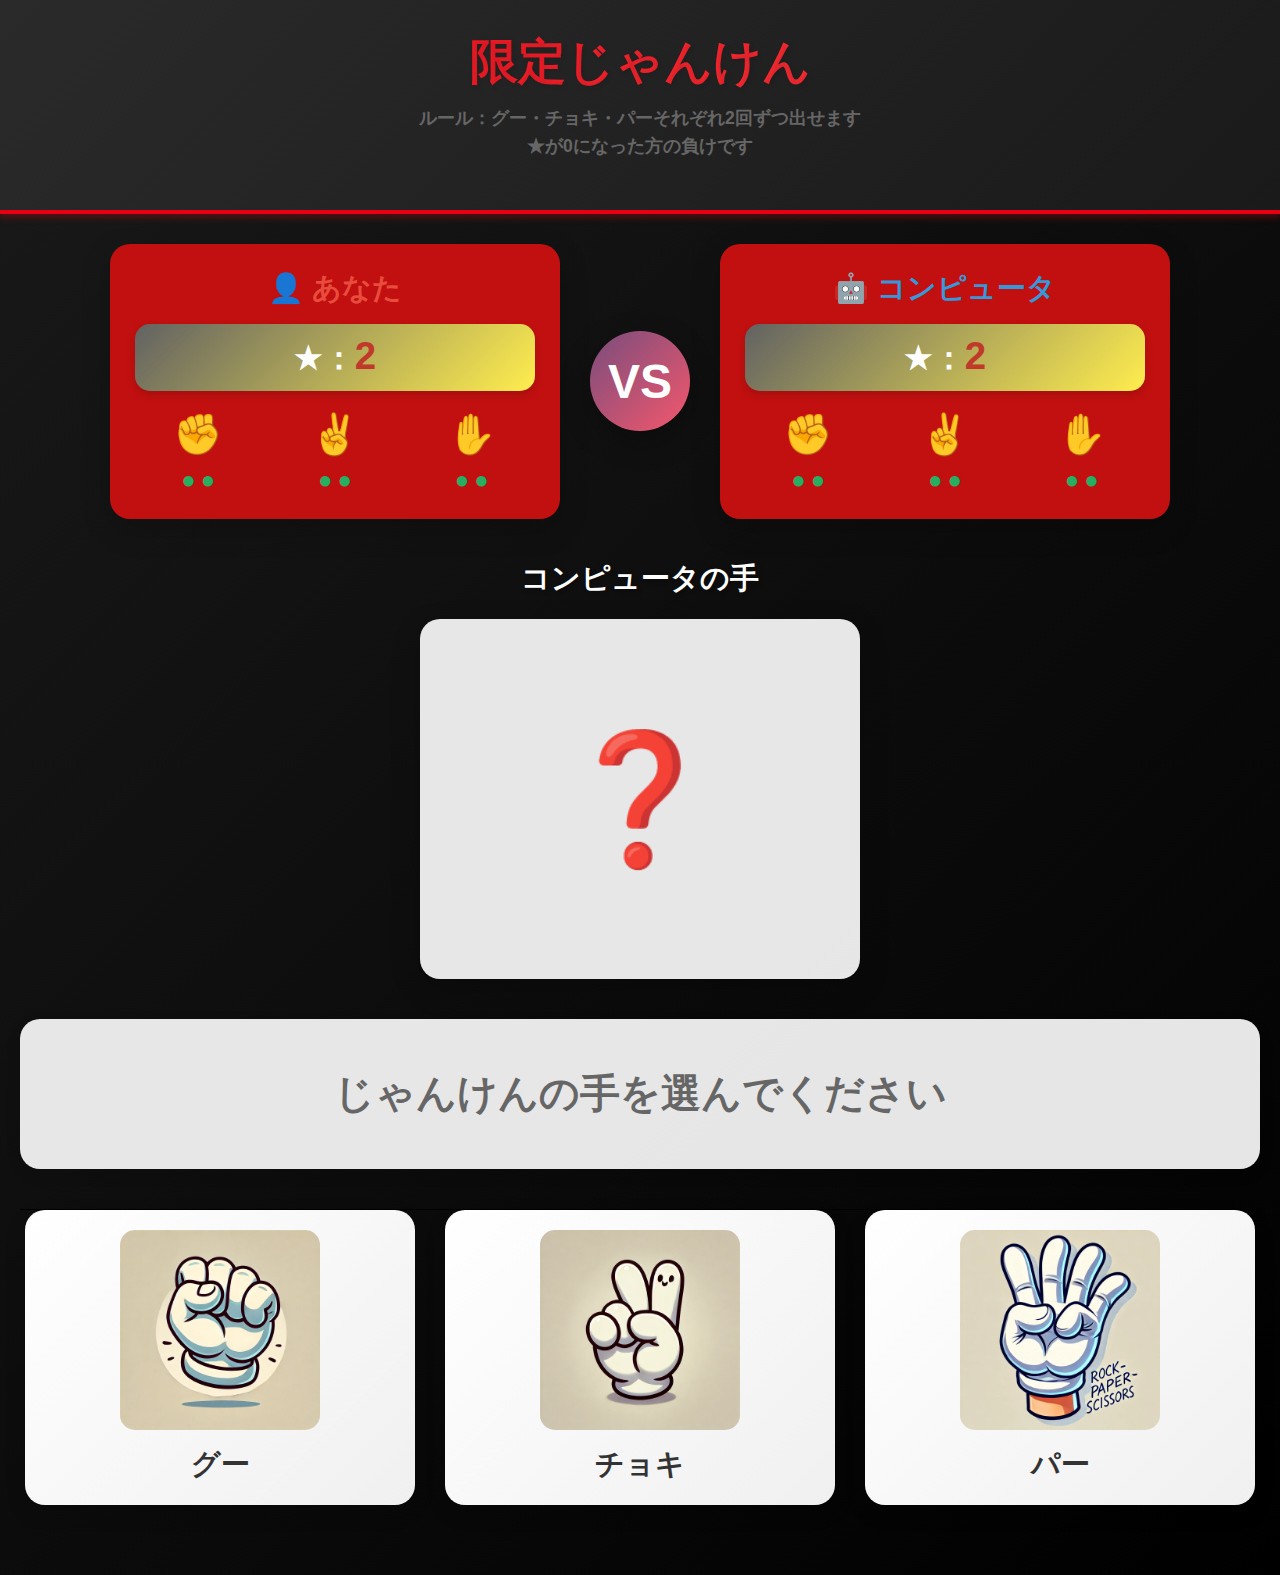
<file: index.html>
<!DOCTYPE html>
<html>

<head>
  <meta charset="utf-8">
  <meta name="viewport" content="width=device-width">
  <script src="js/jquery-2.1.3.min.js"></script>
  <link rel="stylesheet" href="css/sample.css">
  <title>じゃんけん</title>
</head>

<body>

  <header>
    <h1>限定じゃんけん
    </h1>
    <h5 class="subtitle">
      ルール：グー・チョキ・パーそれぞれ2回ずつ出せます<br>
      ★が0になった方の負けです
    </h5>
  </header>

  <main>
    <div class="game_status">
      <div class="player-card">
        <h3 class="player_status">
          👤 あなた
        </h3>
        <div class="star-display">
          ★：<span id="player_star" class="star-count">2</span>
        </div>
        <div class="hand-counter">
          <div class="hand-item">
            <span class="hand-emoji">✊</span>
            <div class="dots">
              <span class="dot" data-hand="gu" data-player="player" data-index="1">●</span>
              <span class="dot" data-hand="gu" data-player="player" data-index="2">●</span>
            </div>
          </div>
          <div class="hand-item">
            <span class="hand-emoji">✌️</span>
            <div class="dots">
              <span class="dot" data-hand="cho" data-player="player" data-index="1">●</span>
              <span class="dot" data-hand="cho" data-player="player" data-index="2">●</span>
            </div>
          </div>
          <div class="hand-item">
            <span class="hand-emoji">✋</span>
            <div class="dots">
              <span class="dot" data-hand="par" data-player="player" data-index="1">●</span>
              <span class="dot" data-hand="par" data-player="player" data-index="2">●</span>
            </div>
          </div>
        </div>
      </div>

      <div class="vs-badge">VS</div>

      <div class="computer-card">
        <h3 id="computer_status">
          🤖 コンピュータ
        </h3>
        <div class="star-display">
          ★：<span id="computer_star" class="star-count">2</span>
        </div>
        <div class="hand-counter">
          <div class="hand-item">
            <span class="hand-emoji">✊</span>
            <div class="dots">
              <span class="dot" data-hand="gu" data-player="computer" data-index="1">●</span>
              <span class="dot" data-hand="gu" data-player="computer" data-index="2">●</span>
            </div>
          </div>
          <div class="hand-item">
            <span class="hand-emoji">✌️</span>
            <div class="dots">
              <span class="dot" data-hand="cho" data-player="computer" data-index="1">●</span>
              <span class="dot" data-hand="cho" data-player="computer" data-index="2">●</span>
            </div>
          </div>
          <div class="hand-item">
            <span class="hand-emoji">✋</span>
            <div class="dots">
              <span class="dot" data-hand="par" data-player="computer" data-index="1">●</span>
              <span class="dot" data-hand="par" data-player="computer" data-index="2">●</span>
            </div>
          </div>
        </div>
      </div>
    </div>

    <div class="computer-hand-area">
      <h3 id="computer-hand" class="computer-hand-title">
        コンピュータの手
      </h3>
      <div id="computer-hand-img" class="computer-hand-img">
        <div class="question-mark">❓</div>
      </div>
    </div>

    <div id="judgment" class="judgment-default">じゃんけんの手を選んでください</div>

    <ul class="hand-buttons">
      <li id="gu_btn" class="hand-btn" data-hand="gu">
        <div class="btn-content">
          <img src="./img/グー.jpg" class="hand-img" alt="グー">
          <div class="btn-label">
            グー
          </div>
        </div>
      </li>
      <li id="cho_btn" class="hand-btn" data-hand="cho">
        <div class="btn-content">
          <img src="./img/チョキ.jpg" class="hand-img" alt="チョキ">
          <div class="btn-label">チョキ</div>
        </div>
      </li>
      <li id="par_btn" class="hand-btn" data-hand="par">
        <div class="btn-content">
          <img src="./img/par.jpg" class="hand-img" alt="パー">
          <div class="btn-label">パー</div>
        </div>
      </li>
    </ul>
  </main>

  <footer></footer>
  <script>
    //じゃんけん用のSCRIPTを書いてください

    //星と手札//
    let playerStar = 2; //プレイヤーの星
    let computerStar = 2; //コンピュータの星
    let playcard = [0, 2, 2, 2] //プレイヤーのカード[使わない,グー,チョキ,パー]
    let computercard = [0, 2, 2, 2] //プレイヤーのカード[使わない,グー,チョキ,パー]
    let gameover = false;


    //じゃんけんボタン押下//
    $("#gu_btn").on("click", function () { //グーボタンを押す//


      const r = Math.ceil(Math.random() * 3); //1〜3のどれかの数字を生成
      if (computercard[1] >= 1 && r == 1) {
        $("#computer-hand-img").html('<img src="./img/gu.jpg" width="300" height="300">'); //1のきコンピュータはグー//
        $("#judgment").html("あいこ"); //結果はあいこ//
        playcard[1] = playcard[1] - 1;
        computercard[1] = computercard[1] - 1;
      }

      if (computercard[2] >= 1 && r == 2) {
        $("#computer-hand-img").html('<img src="./img/チョキ.jpg" width="300" height="300">');
        $("#judgment").html("勝ち");
        computerStar = computerStar - 1;
        playcard[1] = playcard[1] - 1;
        computercard[2] = computercard[2] - 1;
      }

      if (computercard[3] >= 1 && r == 3) {
        $("#computer-hand-img").html('<img src="./img/par.jpg" width="300" height="300">');
        $("#judgment").html("負け");
        playerStar = playerStar - 1;
        playcard[1] = playcard[1] - 1;
        computercard[3] = computercard[3] - 1;
      }

      //カードの消費
      // playcard[g] = playcard[g] - 1;
      // computercard[r] = computercard[r] - 1;

      //画面更新
      update();

    })

    $("#cho_btn").on("click", function () { //グーボタンを押す//


      const r = Math.ceil(Math.random() * 3); //1〜3のどれかの数字
      if (computercard[1] >= 1 && r == 1) {
        $("#computer-hand-img").html('<img src="./img/gu.jpg" width="300" height="300">');
        $("#judgment").html("負け");
        playerStar = playerStar - 1;
        playcard[2] = playcard[2] - 1;
        computercard[1] = computercard[1] - 1;
      }
      if (computercard[2] >= 1 && r == 2) {
        $("#computer-hand-img").html('<img src="./img/チョキ.jpg" width="300" height="300">');
        $("#judgment").html("あいこ");
        playcard[2] = playcard[2] - 1;
        computercard[2] = computercard[2] - 1;
      }
      if (computercard[3] >= 1 && r == 3) {
        $("#computer-hand-img").html('<img src="./img/par.jpg" width="300" height="300">');
        $("#judgment").html("勝ち");
        computerStar = computerStar - 1;
        playcard[2] = playcard[2] - 1;
        computercard[3] = computercard[3] - 1;
      }

      //カードの消費
      // playcard[g] = playcard[g] - 1;
      // computercard[r] = computercard[r] - 1;

      //画面更新
      update();

    })

    $("#par_btn").on("click", function () { //グーボタンを押す//


      const r = Math.ceil(Math.random() * 3); //1〜3のどれかの数字
      if (computercard[1] >= 1 && r == 1) {
        $("#computer-hand-img").html('<img src="./img/gu.jpg" width="300" height="300">');
        $("#judgment").html("勝ち");
        computerStar = computerStar - 1;
        playcard[3] = playcard[3] - 1;
        computercard[1] = computercard[1] - 1;
      }
      if (computercard[2] >= 1 && r == 2) {
        $("#computer-hand-img").html('<img src="./img/チョキ.jpg" width="300" height="300">');
        $("#judgment").html("負け");
        playerStar = playerStar - 1;
        playcard[3] = playcard[3] - 1;
        computercard[2] = computercard[2] - 1;
      }
      if (computercard[3] >= 1 && r == 3) {
        $("#computer-hand-img").html('<img src="./img/par.jpg" width="300" height="300">');
        $("#judgment").html("あいこ");
        playcard[3] = playcard[3] - 1;
        computercard[3] = computercard[3] - 1;
      }

      //カードの消費
      // playcard[g] = playcard[g] - 1;
      // computercard[r] = computercard[r] - 1;

      //画面更新
      update();

    })

    function update() {
      $("#player_star").text(playerStar);
      $("#computer_star").text(computerStar);

      // ボタンの有効/無効を更新
      function updateButtons() {
        $("#gu_btn").toggleClass("disabled", playcard[1] <= 0 || gameover);
        $("#cho_btn").toggleClass("disabled", playcard[2] <= 0 || gameover);
        $("#par_btn").toggleClass("disabled", playcard[3] <= 0 || gameover);
      }

      // ドットの表示を更新
      function updateDots() {
        // プレイヤー
        $('[data-player="player"][data-hand="gu"]').each(function (i) {
          $(this).toggleClass("used", i >= playcard[1]);
        });
        $('[data-player="player"][data-hand="cho"]').each(function (i) {
          $(this).toggleClass("used", i >= playcard[2]);
        });
        $('[data-player="player"][data-hand="par"]').each(function (i) {
          $(this).toggleClass("used", i >= playcard[3]);
        });

        // コンピュータ
        $('[data-player="computer"][data-hand="gu"]').each(function (i) {
          $(this).toggleClass("used", i >= computercard[1]);
        });
        $('[data-player="computer"][data-hand="cho"]').each(function (i) {
          $(this).toggleClass("used", i >= computercard[2]);
        });
        $('[data-player="computer"][data-hand="par"]').each(function (i) {
          $(this).toggleClass("used", i >= computercard[3]);
        });
      }


      if (computerStar == 0) {
        $("#judgment").html("🎉 試合終了：あなたの勝利です！ 🎉");
        gameover = true;
      }

      if (playerStar == 0) {
        $("#judgment").html("😢 試合終了：あなたの負けです 😢");
        gameover = true;
      }


      // ドット表示を更新
      updateDots();

      // ボタンの有効/無効を更新
      updateButtons();


    }



  </script>
</body>

</html>
</file>
<file: css/sample.css>
body {
    margin: 0;
    padding: 0;
    font-family: 'Arial', 'Hiragino Sans', 'Meiryo', sans-serif;
    background: linear-gradient(135deg, #1a1a1a 0%, #000000 100%);
    min-height: 100vh;
    color: #fff;
}

header {
    background: linear-gradient(135deg, #2a2a2a 0%, #1a1a1a 100%);
    border-bottom: 4px solid #E60012;
    text-align: center;
    padding: 20px;
    box-shadow: 0 4px 6px rgba(230, 0, 18, 0.3);
}

header h1 {
    margin: 10px 0;
    font-size: 3em;
    background: linear-gradient(135deg, #E60012 0%, #ff4444 100%);
    -webkit-background-clip: text;
    -webkit-text-fill-color: transparent;
    background-clip: text;
    text-shadow: 2px 2px 4px rgba(0, 0, 0, 0.1);
}

.subtitle {
    margin-top: 10px;
    color: #666;
    font-size: 1.1em;
    line-height: 1.6;
}

main {
    padding: 30px 20px;
    max-width: 1400px;
    margin: 0 auto;
}


p {
    font-size: 200%;
    text-align: center;
    border-bottom: 1px solid #fff;
    height: 200px;
}

ul {
    padding: 0;
    border-top: 1px solid #000000;
    display: table;
    /* 定義 */
    table-layout: fixed;
    width: 100%;
}

li {
    text-align: center;
    list-style-type: none;
    border: 1px solid #666;
    background-color: #FFF;
    display: table-cell;
    /* 定義 */
    cursor: pointer;
}

li:hover {
    background: #0066CC;
    color: #fff;
}


.player_status {
    color: #c21010;
}

.computer_status {
    color: #666;
}

/* ゲームステータス */
.game_status {
    display: flex;
    justify-content: center;
    align-items: stretch;
    gap: 30px;
    margin-bottom: 40px;
    flex-wrap: wrap;
}

.player-card,
.computer-card {
    background: linear-gradient(135deg, #c21010 0%, #c21010 100%);
    border-radius: 20px;
    padding: 25px;
    box-shadow: 0 10px 30px rgba(0, 0, 0, 0.2);
    min-width: 280px;
    flex: 1;
    max-width: 400px;
    transition: transform 0.3s ease, box-shadow 0.3s ease;
}

.player-card:hover,
.computer-card:hover {
    transform: translateY(-5px);
    box-shadow: 0 15px 40px rgba(0, 0, 0, 0.3);
}

.player-card h3 {
    color: #e74c3c;
    font-size: 1.8em;
    margin: 0 0 15px 0;
    text-align: center;
}

.computer-card h3 {
    color: #3498db;
    font-size: 1.8em;
    margin: 0 0 15px 0;
    text-align: center;
}

.star-display {
    text-align: center;
    font-size: 2em;
    font-weight: bold;
    margin: 15px 0;
    padding: 10px;
    background: linear-gradient(135deg, #626262 0%, #ffed4e 100%);
    border-radius: 15px;
    box-shadow: 0 4px 8px rgba(0, 0, 0, 0.15);
}

.star-count {
    color: #c0392b;
    font-size: 1.2em;
    display: inline-block;
}

.star-count.pulse {
    animation: pulse 0.5s ease;
}

@keyframes pulse {

    0%,
    100% {
        transform: scale(1);
    }

    50% {
        transform: scale(1.3);
    }
}

/* VSバッジ */
.vs-badge {
    display: flex;
    align-items: center;
    justify-content: center;
    font-size: 3em;
    font-weight: bold;
    color: #fff;
    background: linear-gradient(135deg, #784d7d 0%, #f5576c 100%);
    border-radius: 50%;
    width: 100px;
    height: 100px;
    box-shadow: 0 10px 30px rgba(0, 0, 0, 0.3);
    align-self: center;
    animation: rotate 3s linear infinite;
}


/* 手札カウンター */
.hand-counter {
    display: flex;
    justify-content: space-around;
    margin-top: 20px;
    gap: 10px;
}

.hand-item {
    text-align: center;
    flex: 1;
}

.hand-emoji {
    font-size: 2.5em;
    display: block;
    margin-bottom: 8px;
}

.dots {
    display: flex;
    justify-content: center;
    gap: 5px;
}

.dot {
    font-size: 1.5em;
    color: #27ae60;
    transition: all 0.3s ease;
}

.dot.used {
    color: #ccc;
    transform: scale(0.7);
    opacity: 0.3;
}

/* コンピュータの手エリア */
.computer-hand-area {
    text-align: center;
    margin: 40px 0;
}

.computer-hand-title {
    font-size: 1.8em;
    color: #fff;
    margin-bottom: 20px;
    text-shadow: 2px 2px 4px rgba(0, 0, 0, 0.3);
}

.computer-hand-img {
    min-height: 320px;
    display: flex;
    align-items: center;
    justify-content: center;
    background: rgba(255, 255, 255, 0.9);
    border-radius: 20px;
    padding: 20px;
    box-shadow: 0 10px 30px rgba(0, 0, 0, 0.2);
    margin: 0 auto;
    max-width: 400px;
}

.question-mark {
    font-size: 8em;
    animation: float 2s ease-in-out infinite;
}

@keyframes float {

    0%,
    100% {
        transform: translateY(0);
    }

    50% {
        transform: translateY(-20px);
    }
}

.computer-hand-img.shake {
    animation: shake 0.5s ease;
}

@keyframes shake {

    0%,
    100% {
        transform: translateX(0);
    }

    25% {
        transform: translateX(-10px);
    }

    75% {
        transform: translateX(10px);
    }
}

.computer-hand-reveal {
    width: 300px;
    height: 300px;
    border-radius: 15px;
    animation: reveal 0.5s ease;
}

@keyframes reveal {
    0% {
        transform: scale(0) rotate(180deg);
        opacity: 0;
    }

    100% {
        transform: scale(1) rotate(0deg);
        opacity: 1;
    }
}


/* 判定結果 */
#judgment {
    text-align: center;
    margin: 40px 0;
    font-size: 2.5em;
    font-weight: bold;
    padding: 25px;
    border-radius: 20px;
    transition: all 0.3s ease;
    min-height: 100px;
    display: flex;
    align-items: center;
    justify-content: center;
}

.judgment-default {
    background: rgba(255, 255, 255, 0.9);
    color: #666;
    box-shadow: 0 5px 15px rgba(0, 0, 0, 0.1);
}

.gu_img {
    width: 300px;
    height: 300px;
}

.par_img {
    width: 300px;
    height: 300px;
}

.cho_img {
    width: 300px;
    height: 300px;
}


/* 手のボタン */
.hand-buttons {
    padding: 0;
    margin: 40px 0;
    display: flex;
    justify-content: center;
    gap: 30px;
    list-style: none;
    flex-wrap: wrap;
}

.hand-btn {
    background: linear-gradient(135deg, #ffffff 0%, #f0f0f0 100%);
    border: none;
    border-radius: 20px;
    padding: 20px;
    cursor: pointer;
    transition: all 0.3s ease;
    box-shadow: 0 8px 20px rgba(0, 0, 0, 0.15);
    flex: 1;
    min-width: 250px;
    max-width: 350px;
}

.hand-btn:hover:not(.disabled) {
    transform: translateY(-10px) scale(1.05);
    box-shadow: 0 15px 35px rgba(0, 0, 0, 0.3);
    background: linear-gradient(135deg, #667eea 0%, #764ba2 100%);
}

.hand-btn:hover:not(.disabled) .btn-label {
    color: #fff;
}

.hand-btn.clicked {
    animation: press 0.3s ease;
}

@keyframes press {
    0% {
        transform: scale(1);
    }

    50% {
        transform: scale(0.95);
    }

    100% {
        transform: scale(1);
    }
}

.hand-btn.disabled {
    opacity: 0.4;
    cursor: not-allowed;
    filter: grayscale(100%);
}

.btn-content {
    display: flex;
    flex-direction: column;
    align-items: center;
    gap: 15px;
}

.hand-img {
    width: 200px;
    height: 200px;
    border-radius: 15px;
    object-fit: cover;
    transition: transform 0.3s ease;
}

.hand-btn:hover:not(.disabled) .hand-img {
    transform: rotate(5deg) scale(1.1);
}

.btn-label {
    font-size: 1.8em;
    font-weight: bold;
    color: #333;
    transition: color 0.3s ease;
}
</file>
